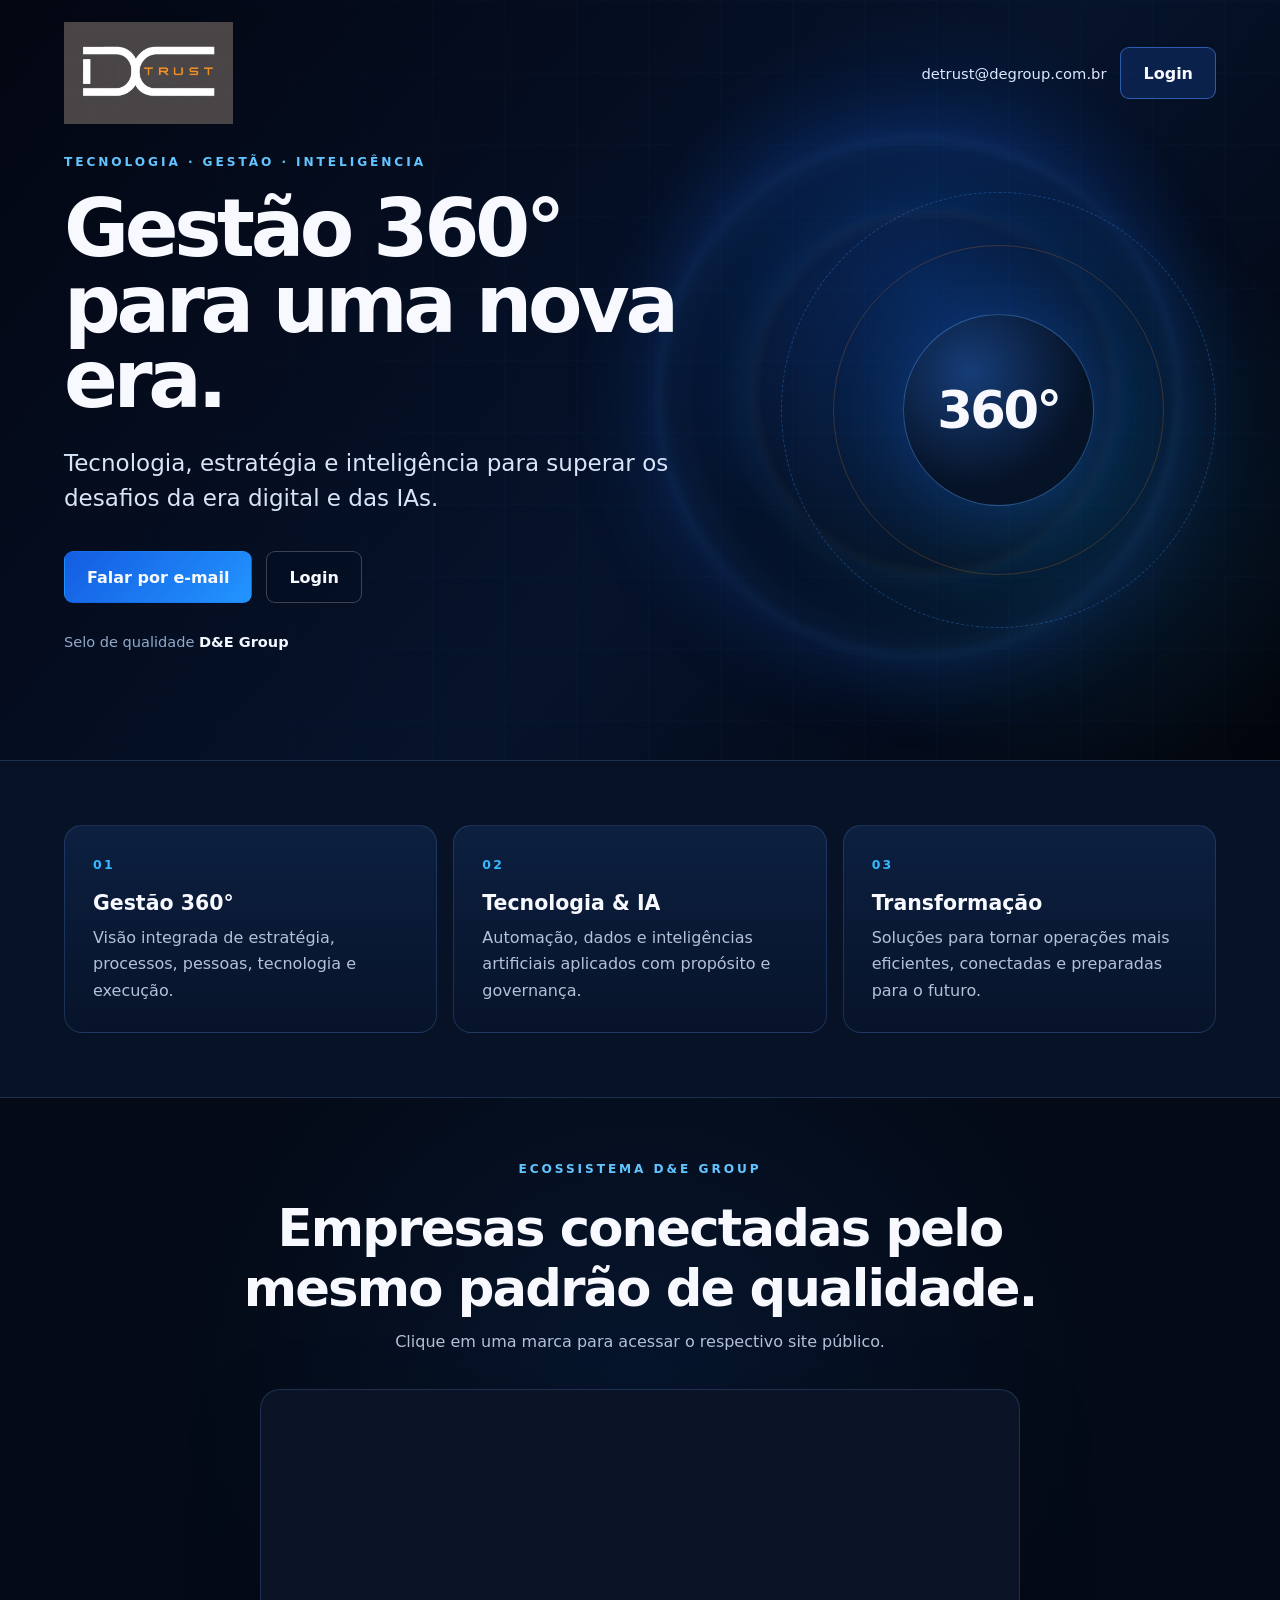
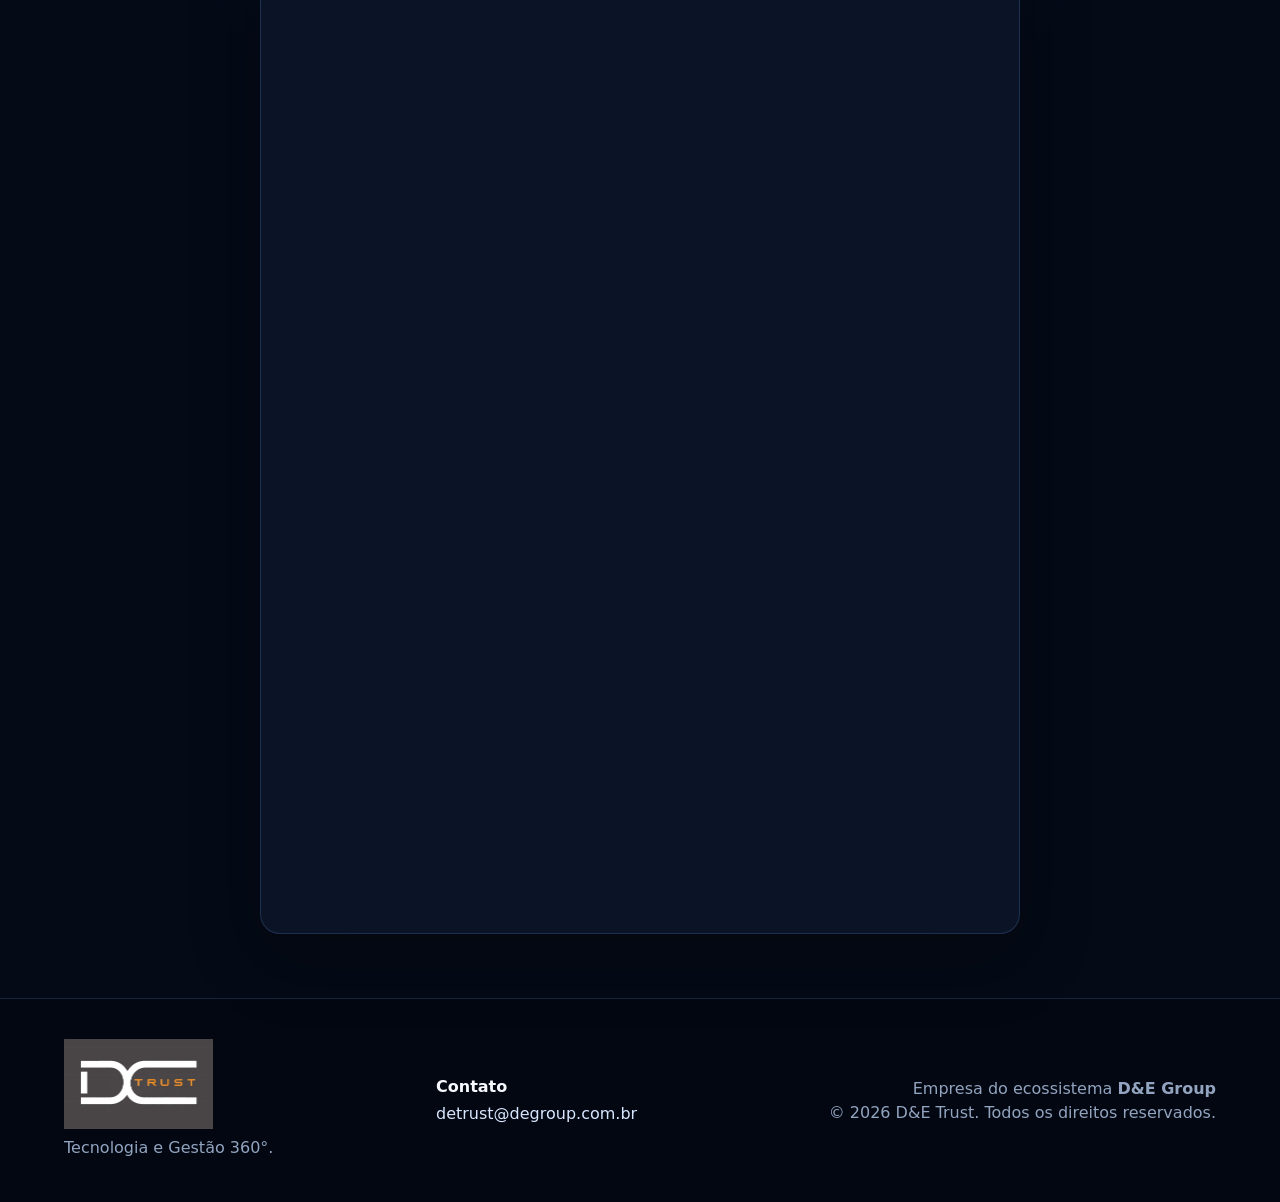
<file: index.html>
<!doctype html>
<html lang="pt-BR">
<head>
  <meta charset="utf-8">
  <meta name="viewport" content="width=device-width,initial-scale=1,viewport-fit=cover">
  <title>D&amp;E Trust | Tecnologia e Gestão 360°</title>
  <meta name="description" content="D&E Trust: tecnologia e gestão 360° com selo de qualidade D&E Group para superar os desafios da era digital e das inteligências artificiais.">
  <meta name="robots" content="index,follow,max-image-preview:large,max-snippet:-1,max-video-preview:-1">
  <meta name="author" content="D&E Trust">
  <meta name="theme-color" content="#050914">
  <meta name="color-scheme" content="dark">
  <link rel="canonical" href="https://detrust.com.br/">
  <link rel="icon" href="/assets/favicon.webp" type="image/webp">
  <link rel="manifest" href="/manifest.webmanifest">
  <link rel="stylesheet" href="/styles.css">

  <meta property="og:type" content="website">
  <meta property="og:locale" content="pt_BR">
  <meta property="og:site_name" content="D&E Trust">
  <meta property="og:title" content="D&E Trust | Tecnologia e Gestão 360°">
  <meta property="og:description" content="Tecnologia, gestão e inteligência para superar os desafios da era digital e das IAs.">
  <meta property="og:url" content="https://detrust.com.br/">
  <meta property="og:image" content="https://detrust.com.br/assets/de-trust-logo.webp">
  <meta property="og:image:alt" content="D&E Trust — Tecnologia e Gestão 360°">
  <meta name="twitter:card" content="summary_large_image">
  <meta name="twitter:title" content="D&E Trust | Tecnologia e Gestão 360°">
  <meta name="twitter:description" content="Tecnologia, gestão e inteligência para superar os desafios da era digital e das IAs.">
  <meta name="twitter:image" content="https://detrust.com.br/assets/de-trust-logo.webp">

  <script type="application/ld+json">
  {
    "@context":"https://schema.org",
    "@graph":[
      {
        "@type":"Organization",
        "@id":"https://detrust.com.br/#organization",
        "name":"D&E Trust",
        "url":"https://detrust.com.br/",
        "logo":"https://detrust.com.br/assets/de-trust-logo.webp",
        "email":"detrust@degroup.com.br",
        "description":"Empresa de tecnologia e gestão 360° com selo de qualidade D&E Group, preparada para os desafios da era digital e das inteligências artificiais.",
        "parentOrganization":{"@type":"Organization","name":"D&E Group","url":"https://degroup.com.br/"},
        "contactPoint":{"@type":"ContactPoint","contactType":"contato institucional","email":"detrust@degroup.com.br","availableLanguage":"pt-BR"}
      },
      {
        "@type":"WebSite",
        "@id":"https://detrust.com.br/#website",
        "url":"https://detrust.com.br/",
        "name":"D&E Trust",
        "publisher":{"@id":"https://detrust.com.br/#organization"},
        "inLanguage":"pt-BR"
      },
      {
        "@type":"Service",
        "@id":"https://detrust.com.br/#service",
        "name":"Tecnologia e Gestão 360°",
        "provider":{"@id":"https://detrust.com.br/#organization"},
        "url":"https://detrust.com.br/",
        "description":"Integração de estratégia, gestão, tecnologia, dados, automação e inteligências artificiais para apoiar organizações na transformação e na execução."
      }
    ]
  }
  </script>
</head>
<body>
  <a class="skip-link" href="#conteudo">Ir para o conteúdo</a>

  <header class="site-header">
    <div class="header-inner">
      <a class="brand" href="/" aria-label="D&E Trust — página inicial">
        <img src="/assets/de-trust-logo.webp" alt="D&E Trust" width="300" height="180">
      </a>
      <nav class="header-actions" aria-label="Ações principais">
        <a class="header-email" href="mailto:detrust@degroup.com.br">detrust@degroup.com.br</a>
        <a class="btn btn-login" href="https://detrust.degroup.com.br/" rel="noopener">Login</a>
      </nav>
    </div>
  </header>

  <main id="conteudo">
    <section class="hero" aria-labelledby="hero-title">
      <div class="grid-bg" aria-hidden="true"></div>
      <div class="orb orb-one" aria-hidden="true"></div>
      <div class="orb orb-two" aria-hidden="true"></div>
      <div class="hero-inner">
        <div class="hero-copy">
          <p class="eyebrow">TECNOLOGIA · GESTÃO · INTELIGÊNCIA</p>
          <h1 id="hero-title">Gestão 360° para uma nova era.</h1>
          <p class="lead">Tecnologia, estratégia e inteligência para superar os desafios da era digital e das IAs.</p>
          <div class="actions">
            <a class="btn btn-email" href="mailto:detrust@degroup.com.br">Falar por e-mail</a>
            <a class="btn btn-login-secondary" href="https://detrust.degroup.com.br/" rel="noopener">Login</a>
          </div>
          <p class="seal">Selo de qualidade <strong>D&amp;E Group</strong></p>
        </div>
        <div class="hero-mark" aria-hidden="true">
          <div class="mark-ring ring-one"></div>
          <div class="mark-ring ring-two"></div>
          <div class="mark-core">360°</div>
        </div>
      </div>
    </section>

    <section class="pillars" aria-label="Atuação D&E Trust">
      <div class="section-inner pillars-grid">
        <article><span>01</span><h2>Gestão 360°</h2><p>Visão integrada de estratégia, processos, pessoas, tecnologia e execução.</p></article>
        <article><span>02</span><h2>Tecnologia &amp; IA</h2><p>Automação, dados e inteligências artificiais aplicados com propósito e governança.</p></article>
        <article><span>03</span><h2>Transformação</h2><p>Soluções para tornar operações mais eficientes, conectadas e preparadas para o futuro.</p></article>
      </div>
    </section>

    <section class="ecosystem" aria-labelledby="ecosystem-title">
      <div class="section-inner">
        <p class="eyebrow center">ECOSSISTEMA D&amp;E GROUP</p>
        <h2 id="ecosystem-title">Empresas conectadas pelo mesmo padrão de qualidade.</h2>
        <p class="ecosystem-intro">Clique em uma marca para acessar o respectivo site público.</p>
        <div class="partner-map" aria-label="Empresas do ecossistema D&E Group">
          <img src="/assets/ecosystem.webp" alt="Marcas do ecossistema D&E Group: D&E Group, Soares & Moreira Odontologia, Pérgamo Solar, Urso Motors, KWX Parts, D&E Trust e D&E Log" loading="lazy">
          <a class="hotspot hs-group" href="https://degroup.com.br/" target="_blank" rel="noopener" aria-label="Abrir site público D&E Group"></a>
          <a class="hotspot hs-sm" href="https://soaresemoreira.com.br/" target="_blank" rel="noopener" aria-label="Abrir site público Soares & Moreira Odontologia"></a>
          <a class="hotspot hs-pergamo" href="https://pergamosolar.com.br/" target="_blank" rel="noopener" aria-label="Abrir site público Pérgamo Solar"></a>
          <a class="hotspot hs-urso" href="https://www.ursopolarshop.com.br/" target="_blank" rel="noopener" aria-label="Abrir site público Urso Motors"></a>
          <a class="hotspot hs-kwx" href="https://kwxparts.com.br/" target="_blank" rel="noopener" aria-label="Abrir site público KWX Parts"></a>
          <a class="hotspot hs-trust" href="https://detrust.com.br/" aria-label="Abrir site público D&E Trust"></a>
          <a class="hotspot hs-log" href="https://delog.log.br/" target="_blank" rel="noopener" aria-label="Abrir site público D&E Log"></a>
        </div>
      </div>
    </section>
  </main>

  <footer class="site-footer">
    <div class="footer-inner">
      <div class="footer-brand"><img src="/assets/de-trust-logo.webp" alt="D&E Trust" width="210" height="126"><p>Tecnologia e Gestão 360°.</p></div>
      <div class="footer-contact"><p>Contato</p><a href="mailto:detrust@degroup.com.br">detrust@degroup.com.br</a></div>
      <div class="footer-group"><p>Empresa do ecossistema <strong>D&amp;E Group</strong></p><p>© 2026 D&amp;E Trust. Todos os direitos reservados.</p></div>
    </div>
  </footer>
</body>
</html>
</file>
<file: styles.css>
:root{--bg:#050914;--bg2:#071328;--panel:#0a1831;--line:rgba(113,169,255,.19);--blue:#1b73ff;--cyan:#37b7ff;--orange:#f58a22;--white:#f7f9ff;--muted:#b4c1d8;font-family:Inter,ui-sans-serif,system-ui,-apple-system,BlinkMacSystemFont,"Segoe UI",Roboto,Arial,sans-serif;color-scheme:dark}*{box-sizing:border-box}html{scroll-behavior:smooth}body{margin:0;background:var(--bg);color:var(--white)}a{color:inherit}.skip-link{position:absolute;left:-9999px;top:8px;background:#fff;color:#000;padding:.6rem .8rem;z-index:100}.skip-link:focus{left:8px}.site-header{position:absolute;inset:0 0 auto;z-index:10}.header-inner{max-width:1380px;margin:auto;padding:22px clamp(22px,5vw,72px);display:flex;align-items:center;justify-content:space-between;gap:24px}.brand img{display:block;width:170px;height:102px;object-fit:contain;object-position:left center}.header-actions{display:flex;gap:14px;align-items:center}.header-email{text-decoration:none;color:#dce8ff;font-size:.92rem}.btn{min-height:52px;display:inline-flex;align-items:center;justify-content:center;padding:0 22px;border-radius:9px;font-weight:800;text-decoration:none;border:1px solid rgba(255,255,255,.22);transition:.18s ease}.btn:hover{transform:translateY(-2px);filter:brightness(1.07)}.btn-login{background:rgba(21,59,128,.42);border-color:rgba(76,140,255,.55)}.hero{position:relative;min-height:760px;overflow:hidden;display:grid;align-items:center;background:radial-gradient(circle at 72% 38%,rgba(18,108,255,.21),transparent 27%),radial-gradient(circle at 83% 65%,rgba(39,192,255,.12),transparent 25%),linear-gradient(130deg,#030611 0%,#06132b 57%,#02050c 100%)}.grid-bg{position:absolute;inset:0;opacity:.22;background-image:linear-gradient(rgba(65,142,255,.12) 1px,transparent 1px),linear-gradient(90deg,rgba(65,142,255,.12) 1px,transparent 1px);background-size:72px 72px;mask-image:linear-gradient(to right,transparent,#000 35%,#000)}.orb{position:absolute;border-radius:50%;filter:blur(4px);border:1px solid rgba(71,153,255,.5)}.orb-one{width:520px;height:520px;right:8%;top:18%;box-shadow:0 0 90px rgba(22,106,255,.25),inset 0 0 70px rgba(34,130,255,.18)}.orb-two{width:360px;height:360px;right:13%;top:28%;border-color:rgba(245,138,34,.24);box-shadow:0 0 70px rgba(30,157,255,.15)}.hero-inner{position:relative;z-index:2;max-width:1380px;width:100%;margin:auto;padding:150px clamp(22px,5vw,72px) 90px;display:grid;grid-template-columns:1.15fr .85fr;align-items:center;gap:36px}.hero-copy{max-width:730px}.eyebrow{margin:0 0 22px;color:#63c5ff;font-size:.76rem;font-weight:900;letter-spacing:.24em}.hero h1{font-size:clamp(3.2rem,6.2vw,6.2rem);line-height:.95;letter-spacing:-.055em;margin:0 0 28px;max-width:780px}.lead{font-size:clamp(1.12rem,1.8vw,1.45rem);line-height:1.55;color:#d8e4f8;max-width:650px;margin:0 0 34px}.actions{display:flex;gap:14px;flex-wrap:wrap}.btn-email{background:linear-gradient(135deg,#145ce1,#2295ff);border-color:transparent}.btn-login-secondary{background:rgba(5,16,37,.62)}.seal{margin-top:30px;color:#93a9c9;font-size:.91rem}.seal strong{color:#f3f7ff}.hero-mark{position:relative;width:min(470px,34vw);aspect-ratio:1;margin-left:auto}.mark-ring{position:absolute;border-radius:50%;inset:0;border:1px solid rgba(57,149,255,.32)}.ring-one{animation:spin 24s linear infinite;border-style:dashed}.ring-two{inset:12%;border-color:rgba(245,138,34,.22);animation:spin 18s linear infinite reverse}.mark-core{position:absolute;inset:28%;border-radius:50%;display:grid;place-items:center;background:radial-gradient(circle at 35% 30%,#163d78,#061226 64%);border:1px solid rgba(81,162,255,.42);box-shadow:0 0 80px rgba(20,106,255,.28);font-size:clamp(2rem,4vw,4.2rem);font-weight:900;letter-spacing:-.05em}.pillars{background:#071226;border-top:1px solid var(--line);border-bottom:1px solid var(--line)}.section-inner{max-width:1380px;margin:auto;padding:64px clamp(22px,5vw,72px)}.pillars-grid{display:grid;grid-template-columns:repeat(3,1fr);gap:16px}.pillars article{background:linear-gradient(180deg,rgba(14,35,70,.82),rgba(7,20,43,.8));border:1px solid var(--line);border-radius:18px;padding:28px}.pillars article>span{color:var(--cyan);font-weight:900;font-size:.78rem;letter-spacing:.18em}.pillars h2{margin:18px 0 10px;font-size:1.28rem}.pillars p{margin:0;color:var(--muted);line-height:1.65}.ecosystem{background:radial-gradient(circle at 50% 20%,rgba(17,77,160,.17),transparent 35%),#040a16}.center{text-align:center}.ecosystem h2{text-align:center;font-size:clamp(2rem,4vw,3.3rem);letter-spacing:-.035em;margin:0 auto 14px;max-width:900px}.ecosystem-intro{text-align:center;color:var(--muted);margin:0 auto 38px}.partner-map{position:relative;max-width:760px;margin:0 auto;border:1px solid var(--line);border-radius:20px;overflow:hidden;background:#0b1426;box-shadow:0 22px 70px rgba(0,0,0,.28)}.partner-map img{display:block;width:100%;height:auto}.hotspot{position:absolute;display:block;border:1px solid transparent;border-radius:14px;transition:.18s ease}.hotspot:hover,.hotspot:focus-visible{border-color:rgba(77,156,255,.9);background:rgba(42,117,255,.09);outline:none;box-shadow:0 0 28px rgba(36,125,255,.2)}.hotspot:after{content:"↗";position:absolute;right:6px;top:4px;color:#67b7ff;font-weight:900;opacity:0;transition:.18s}.hotspot:hover:after,.hotspot:focus-visible:after{opacity:1}.hs-group{left:8%;top:2%;width:84%;height:23%}.hs-sm{left:3%;top:31%;width:44%;height:15%}.hs-pergamo{left:51%;top:31%;width:46%;height:15%}.hs-urso{left:4%;top:51%;width:42%;height:19%}.hs-kwx{left:51%;top:52%;width:46%;height:16%}.hs-trust{left:3%;top:79%;width:44%;height:17%}.hs-log{left:52%;top:79%;width:43%;height:17%}.site-footer{background:#020711;border-top:1px solid var(--line)}.footer-inner{max-width:1380px;margin:auto;padding:40px clamp(22px,5vw,72px);display:grid;grid-template-columns:1fr 1fr 1.2fr;gap:32px;align-items:center}.footer-brand img{width:150px;height:90px;object-fit:contain;object-position:left center}.footer-brand p,.footer-group p{color:#92a4c0;margin:5px 0}.footer-contact{display:grid;gap:8px}.footer-contact p{font-weight:800;margin:0}.footer-contact a{text-decoration:none;color:#d8e7ff}.footer-group{text-align:right}@keyframes spin{to{transform:rotate(360deg)}}@media(max-width:920px){.header-email{display:none}.hero-inner{grid-template-columns:1fr;padding-top:140px}.hero-mark{display:none}.pillars-grid{grid-template-columns:1fr}.footer-inner{grid-template-columns:1fr 1fr}.footer-group{grid-column:1/-1;text-align:left}}@media(max-width:560px){.header-inner{padding-top:14px}.brand img{width:140px;height:84px}.hero{min-height:700px}.hero-inner{padding-bottom:60px}.hero h1{font-size:clamp(2.8rem,14vw,4.2rem)}.actions{display:grid;grid-template-columns:1fr 110px}.footer-inner{grid-template-columns:1fr}.footer-group{grid-column:auto}.footer-contact{border-top:1px solid var(--line);padding-top:22px}}@media(prefers-reduced-motion:reduce){*{scroll-behavior:auto!important;transition:none!important;animation:none!important}}
</file>
